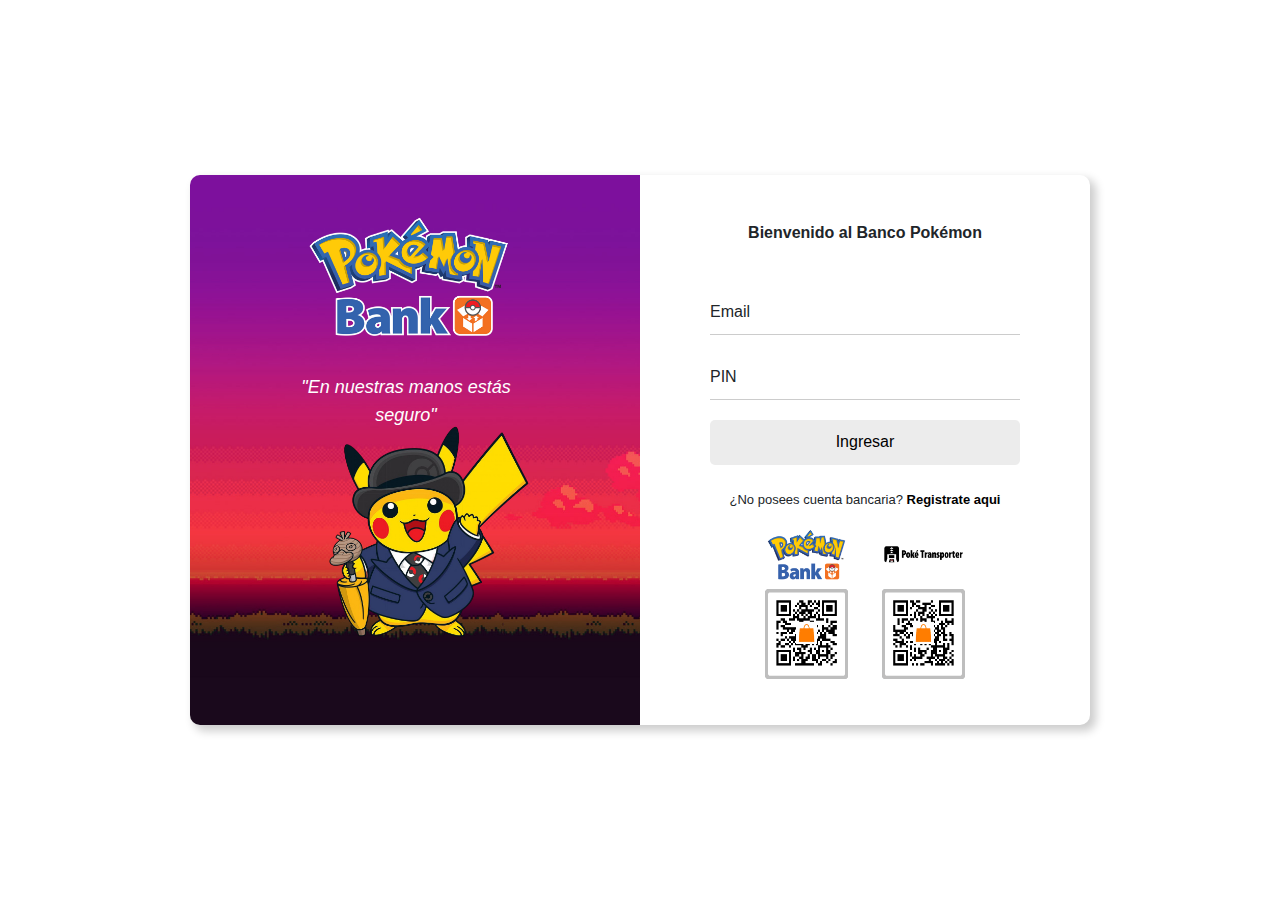
<file: Banco Pokemon login/index.html>
<!DOCTYPE html>
<html lang="en">
<head>
    <meta charset="UTF-8">
    <meta http-equiv="X-UA-Compatible" content="IE=edge">
    <meta name="viewport" content="width=device-width, initial-scale=1.0">
    <link rel="stylesheet" href="style.css">
    <link rel="stylesheet" href="https://cdn.jsdelivr.net/npm/bootstrap@5.2.3/dist/css/bootstrap.min.css">
    <title>Banco Pokémon</title>
    <link rel="shortcut icon" href="images/icon.ico" />
</head>
<body>
    <div class="wrapper">
        <div class="container main">
            <div class="row">
                <div class="col-md-6 side-image">
                    
                   
                <div class="text">
                        <p>"En nuestras manos estás</p>
                    </div>
                    <div class="text1">
                        <p>seguro"</p>
                    </div>
                </div>
                <div class="col-md-6 right">
                     <div class="input-box">
                        <header>Bienvenido al Banco Pokémon</header>
                        <div class="input-field">
                            <input type="text" class="input" id="email" required autocomplete="off">
                            <label for="email">Email</label>
                        </div>
                        <div class="input-field">
                            <input type="password" class="input" id="password" required maxlength="4">
                            <label for="password">PIN</label>
                            
                        </div>
                        <div class="input-field">
                            <input type="submit" class="submit" value="Ingresar">
                            
                            
                        </div>
                        <div class="signin">
                            <span>¿No posees cuenta bancaria? <a href="#">Registrate aqui</a></span>
                        
                       <img class="qr" src="images/codigos.png"/>
                        

                        </div>
                     </div>
                </div>
            </div>
        </div>
    </div>
</body>
</html>
</file>
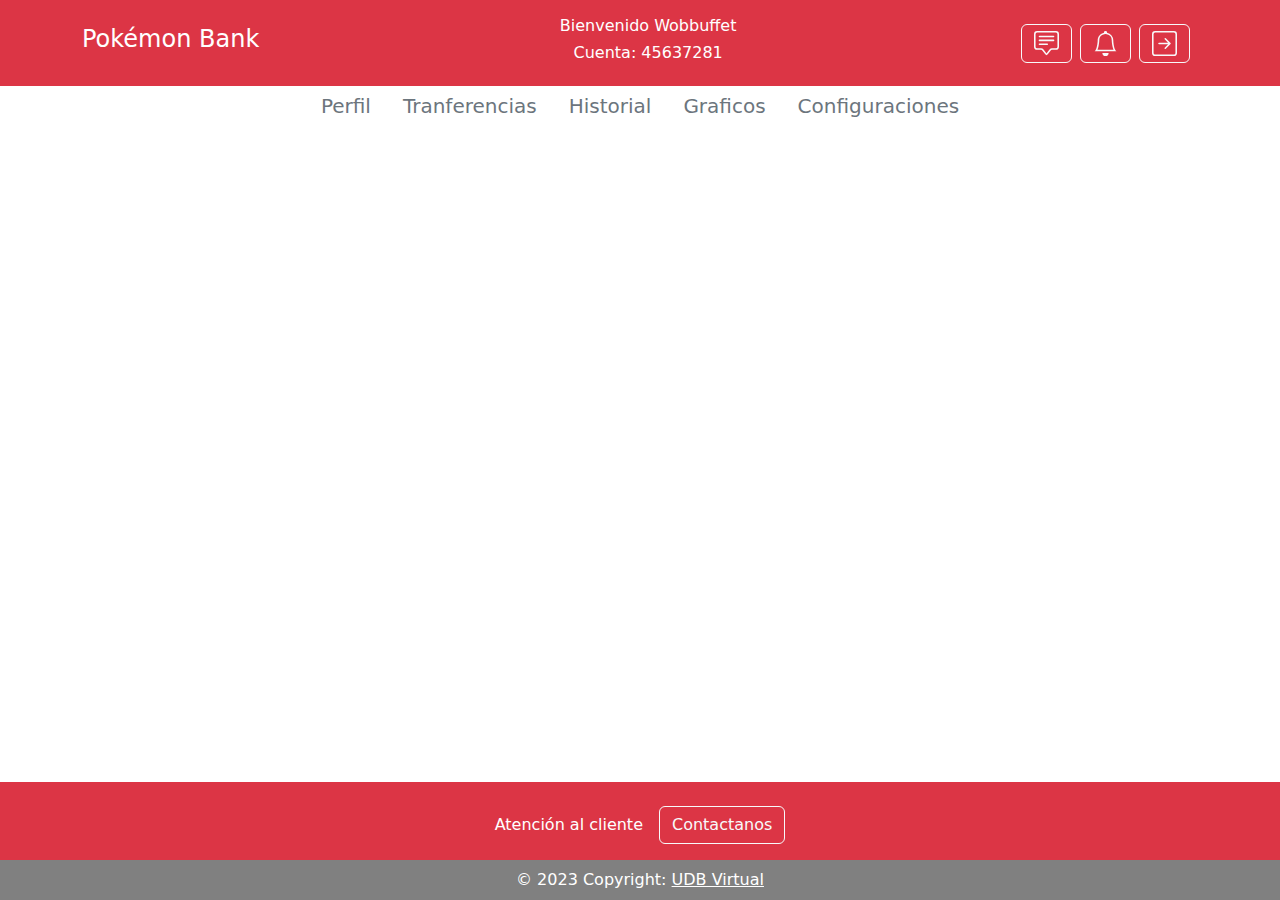
<file: Acciones.html>
<!DOCTYPE html>
<html lang="en">
<head>
    <meta charset="UTF-8">
    <meta http-equiv="X-UA-Compatible" content="IE=edge">
    <meta name="viewport" content="width=device-width, initial-scale=1.0">
    <link rel="stylesheet" href="css/bootstrap.min.css">
    <link rel="stylesheet" href="css/estilos.css">
    
    <title>Document</title>
</head>
<body>

    <nav class="navbar navbar-expand-sm bg-danger py-3">
        <div class="container">
            <a class="navbar-brand text-white" href="Acciones.html"><h4>Pokémon Bank</h4></a>
            <div class="cuenta container text-center">
                    <h6 class="text-white">Bienvenido Wobbuffet</h6>
                    <h6 class="text-white">Cuenta: 45637281</h6>
            </div>
            <button class="navbar-toggler" type="button" data-bs-toggle="collapse" data-bs-target="#navbarScroll" aria-controls="navbarScroll" aria-expanded="false" aria-label="Toggle navigation">
            <span class="navbar-toggler-icon"></span>
          </button>
          <div class="collapse navbar-collapse" id="navbarScroll">
            <ul class="navbar-nav me-auto my-2 my-lg-0 navbar-nav-scroll" style="--bs-scroll-height: 100px;"></ul>
                <button class="btn btn-outline-light me-2" type="submit" >
                    <div class="contenedor-icono">
                        <svg xmlns="http://www.w3.org/2000/svg" width="25" height="25" fill="currentColor" class="bi bi-chat-square-text" viewBox="0 0 16 16">
                            <path d="M14 1a1 1 0 0 1 1 1v8a1 1 0 0 1-1 1h-2.5a2 2 0 0 0-1.6.8L8 14.333 6.1 11.8a2 2 0 0 0-1.6-.8H2a1 1 0 0 1-1-1V2a1 1 0 0 1 1-1h12zM2 0a2 2 0 0 0-2 2v8a2 2 0 0 0 2 2h2.5a1 1 0 0 1 .8.4l1.9 2.533a1 1 0 0 0 1.6 0l1.9-2.533a1 1 0 0 1 .8-.4H14a2 2 0 0 0 2-2V2a2 2 0 0 0-2-2H2z"/>
                            <path d="M3 3.5a.5.5 0 0 1 .5-.5h9a.5.5 0 0 1 0 1h-9a.5.5 0 0 1-.5-.5zM3 6a.5.5 0 0 1 .5-.5h9a.5.5 0 0 1 0 1h-9A.5.5 0 0 1 3 6zm0 2.5a.5.5 0 0 1 .5-.5h5a.5.5 0 0 1 0 1h-5a.5.5 0 0 1-.5-.5z"/>
                        </svg>
                    </div>
                </button>
                <button class="btn btn-outline-light me-2" type="submit">
                    <div class="contenedor-icono">
                        <svg xmlns="http://www.w3.org/2000/svg" width="25" height="25" fill="currentColor" class="bi bi-bell" viewBox="0 0 16 16">
                            <path d="M8 16a2 2 0 0 0 2-2H6a2 2 0 0 0 2 2zM8 1.918l-.797.161A4.002 4.002 0 0 0 4 6c0 .628-.134 2.197-.459 3.742-.16.767-.376 1.566-.663 2.258h10.244c-.287-.692-.502-1.49-.663-2.258C12.134 8.197 12 6.628 12 6a4.002 4.002 0 0 0-3.203-3.92L8 1.917zM14.22 12c.223.447.481.801.78 1H1c.299-.199.557-.553.78-1C2.68 10.2 3 6.88 3 6c0-2.42 1.72-4.44 4.005-4.901a1 1 0 1 1 1.99 0A5.002 5.002 0 0 1 13 6c0 .88.32 4.2 1.22 6z"/>
                        </svg>
                    </div>
                </button>
                <button class="btn btn-outline-light me-2" type="submit">
                        <div class="contenedor-icono">
                            <svg xmlns="http://www.w3.org/2000/svg" width="25" height="25" fill="currentColor" class="bi bi-arrow-right-square" viewBox="0 0 16 16">
                                <path fill-rule="evenodd" d="M15 2a1 1 0 0 0-1-1H2a1 1 0 0 0-1 1v12a1 1 0 0 0 1 1h12a1 1 0 0 0 1-1V2zM0 2a2 2 0 0 1 2-2h12a2 2 0 0 1 2 2v12a2 2 0 0 1-2 2H2a2 2 0 0 1-2-2V2zm4.5 5.5a.5.5 0 0 0 0 1h5.793l-2.147 2.146a.5.5 0 0 0 .708.708l3-3a.5.5 0 0 0 0-.708l-3-3a.5.5 0 1 0-.708.708L10.293 7.5H4.5z"/>
                            </svg>
                        </div>
                </button>
          </div>
        </div>
      </nav>

      <ul class="nav justify-content-center">
        <li class="nav-item">
            <a class="nav-link" href="#"><h5 class="text-secondary">Perfil</h5></a>
        </li>
        <li class="nav-item">
            <a class="nav-link" href="Trasferencias.html"><h5 class="text-secondary">Tranferencias</h5></a>
        </li>
        <li class="nav-item">
            <a class="nav-link" href="Historial.html"><h5 class="text-secondary">Historial</h5></a>
        </li>
        <li class="nav-item">
            <a class="nav-link" href="Graficos.html"><h5 class="text-secondary">Graficos</h5></a>
        </li>
        <li class="nav-item">
            <a class="nav-link" href="#"><h5 class="text-secondary">Configuraciones</h5></a>
        </li>
      </ul>
  </body>
    <div class="footer">
        <footer class="text-center text-white" style="background-color: #DC3545">
            <div class="container p-4 pb-0">
            <section class="">
                <p class="d-flex justify-content-center align-items-center">
                <span class="me-3">Atención al cliente</span>
                <button type="button" class="btn btn-outline-light btn-rounded">Contactanos</button>
                </p>
            </section>
            </div>
            <div class="text-center p-2" style="background-color:gray">
            © 2023 Copyright:
            <a class="text-white" href="https://www.udbvirtual.edu.sv/">UDB Virtual</a>
            </div>
        </footer>
    </div>
    <script src="js/bootstrap.min.js" ></script>
    <script src="js/script.js"></script>
</body>
</html>
</file>
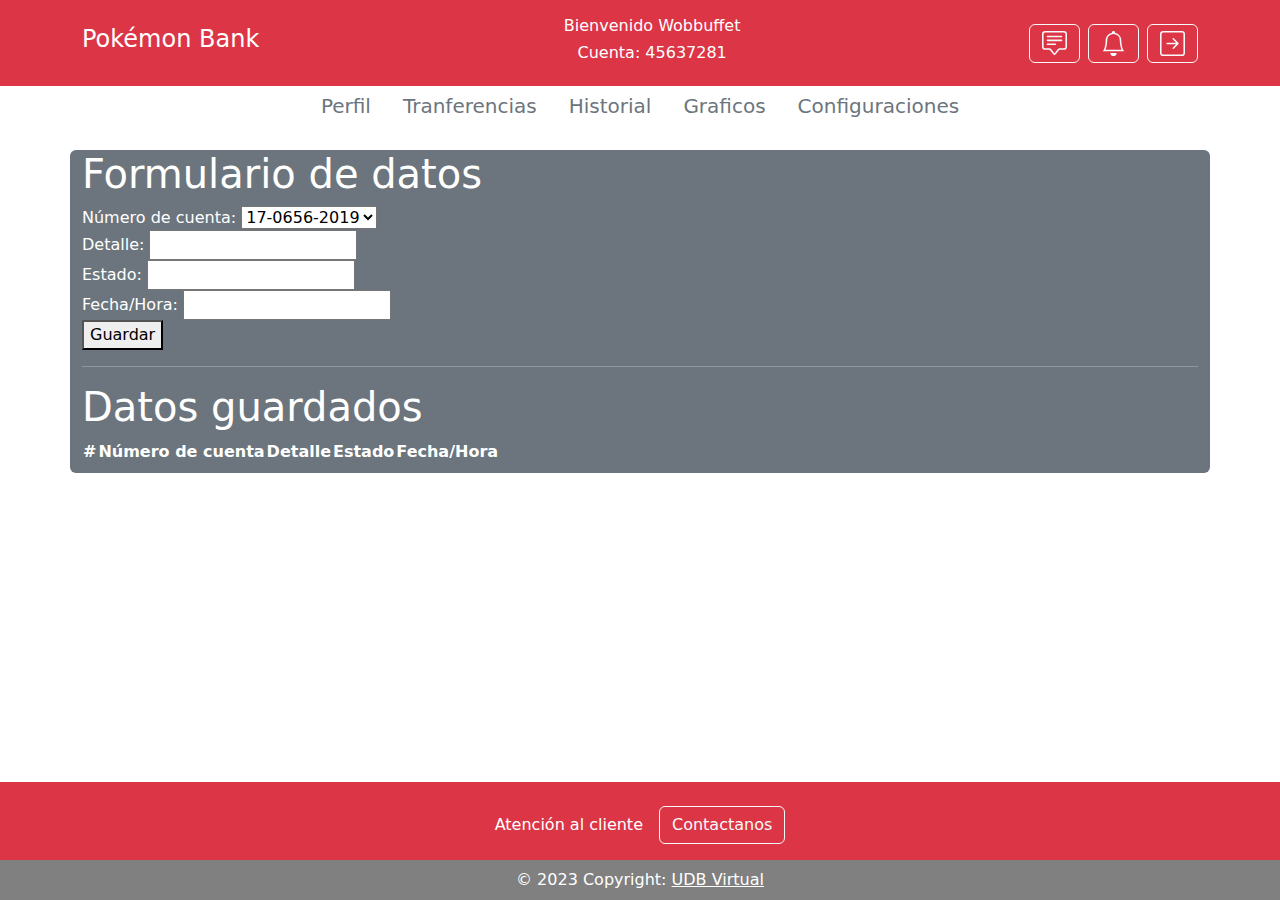
<file: deposito.html>
<!DOCTYPE html>
<html lang="en">

<head>
    <meta charset="UTF-8">
    <meta http-equiv="X-UA-Compatible" content="IE=edge">
    <meta name="viewport" content="width=device-width, initial-scale=1.0">
    <link rel="stylesheet" href="css/bootstrap.min.css">
    <link rel="stylesheet" href="css/estilos.css">
    <title>Document</title>
</head>

<body>

    <nav class="navbar navbar-expand-sm bg-danger py-3">
        <div class="container">
            <a class="navbar-brand text-white" href="Acciones.html">
                <h4>Pokémon Bank</h4>
            </a>
            <div class="cuenta container text-center">
                <h6 class="text-white">Bienvenido Wobbuffet</h6>
                <h6 class="text-white">Cuenta: 45637281</h6>
            </div>
            <button class="navbar-toggler" type="button" data-bs-toggle="collapse" data-bs-target="#navbarScroll"
                aria-controls="navbarScroll" aria-expanded="false" aria-label="Toggle navigation">
                <span class="navbar-toggler-icon"></span>
            </button>
            <div class="collapse navbar-collapse" id="navbarScroll">
                <ul class="navbar-nav me-auto my-2 my-lg-0 navbar-nav-scroll" style="--bs-scroll-height: 100px;"></ul>
                <button class="btn btn-outline-light me-2" type="submit">
                    <div class="contenedor-icono">
                        <svg xmlns="http://www.w3.org/2000/svg" width="25" height="25" fill="currentColor"
                            class="bi bi-chat-square-text" viewBox="0 0 16 16">
                            <path
                                d="M14 1a1 1 0 0 1 1 1v8a1 1 0 0 1-1 1h-2.5a2 2 0 0 0-1.6.8L8 14.333 6.1 11.8a2 2 0 0 0-1.6-.8H2a1 1 0 0 1-1-1V2a1 1 0 0 1 1-1h12zM2 0a2 2 0 0 0-2 2v8a2 2 0 0 0 2 2h2.5a1 1 0 0 1 .8.4l1.9 2.533a1 1 0 0 0 1.6 0l1.9-2.533a1 1 0 0 1 .8-.4H14a2 2 0 0 0 2-2V2a2 2 0 0 0-2-2H2z" />
                            <path
                                d="M3 3.5a.5.5 0 0 1 .5-.5h9a.5.5 0 0 1 0 1h-9a.5.5 0 0 1-.5-.5zM3 6a.5.5 0 0 1 .5-.5h9a.5.5 0 0 1 0 1h-9A.5.5 0 0 1 3 6zm0 2.5a.5.5 0 0 1 .5-.5h5a.5.5 0 0 1 0 1h-5a.5.5 0 0 1-.5-.5z" />
                        </svg>
                    </div>
                </button>
                <button class="btn btn-outline-light me-2" type="submit">
                    <div class="contenedor-icono">
                        <svg xmlns="http://www.w3.org/2000/svg" width="25" height="25" fill="currentColor"
                            class="bi bi-bell" viewBox="0 0 16 16">
                            <path
                                d="M8 16a2 2 0 0 0 2-2H6a2 2 0 0 0 2 2zM8 1.918l-.797.161A4.002 4.002 0 0 0 4 6c0 .628-.134 2.197-.459 3.742-.16.767-.376 1.566-.663 2.258h10.244c-.287-.692-.502-1.49-.663-2.258C12.134 8.197 12 6.628 12 6a4.002 4.002 0 0 0-3.203-3.92L8 1.917zM14.22 12c.223.447.481.801.78 1H1c.299-.199.557-.553.78-1C2.68 10.2 3 6.88 3 6c0-2.42 1.72-4.44 4.005-4.901a1 1 0 1 1 1.99 0A5.002 5.002 0 0 1 13 6c0 .88.32 4.2 1.22 6z" />
                        </svg>
                    </div>
                </button>
                <button class="btn btn-outline-light" type="submit">
                    <div class="contenedor-icono">
                        <svg xmlns="http://www.w3.org/2000/svg" width="25" height="25" fill="currentColor"
                            class="bi bi-arrow-right-square" viewBox="0 0 16 16">
                            <path fill-rule="evenodd"
                                d="M15 2a1 1 0 0 0-1-1H2a1 1 0 0 0-1 1v12a1 1 0 0 0 1 1h12a1 1 0 0 0 1-1V2zM0 2a2 2 0 0 1 2-2h12a2 2 0 0 1 2 2v12a2 2 0 0 1-2 2H2a2 2 0 0 1-2-2V2zm4.5 5.5a.5.5 0 0 0 0 1h5.793l-2.147 2.146a.5.5 0 0 0 .708.708l3-3a.5.5 0 0 0 0-.708l-3-3a.5.5 0 1 0-.708.708L10.293 7.5H4.5z" />
                        </svg>
                    </div>
                </button>
            </div>
        </div>
    </nav>

    <ul class="nav justify-content-center">
        <li class="nav-item">
            <a class="nav-link" href="#">
                <h5 class="text-secondary">Perfil</h5>
            </a>
        </li>
        <li class="nav-item">
            <a class="nav-link" href="Trasferencias.html">
                <h5 class="text-secondary">Tranferencias</h5>
            </a>
        </li>
        <li class="nav-item">
            <a class="nav-link" href="Historial.html">
                <h5 class="text-secondary">Historial</h5>
            </a>
        </li>
        <li class="nav-item">
            <a class="nav-link" href="Graficos.html">
                <h5 class="text-secondary">Graficos</h5>
            </a>
        </li>
        <li class="nav-item">
            <a class="nav-link" href="#">
                <h5 class="text-secondary">Configuraciones</h5>
            </a>
        </li>
    </ul>
    <div class="container my-3 text-bg-secondary text-white rounded pb-2">
        <h1>Formulario de datos</h1>
        <form>
            <label for="numero_cuenta">Número de cuenta:</label>
            <select name="" id="numero_cuenta" required>
                <option value="17-0656-2019">17-0656-2019</option>
            </select>
            <br>
            <label for="detalle">Detalle:</label>
            <input type="text" id="detalle" required><br>
            <label for="estado">Estado:</label>
            <input type="text" id="estado"><br>
            <label for="fecha_hora">Fecha/Hora:</label>
            <input type="text" id="fecha_hora"><br>
            <button type="button" onclick="guardarDatos()">Guardar</button>
        </form>
        <hr>
        <h1>Datos guardados</h1>
        <table id="tabla_datos">
            <thead>
                <tr>
                    <th>#</th>
                    <th>Número de cuenta</th>
                    <th>Detalle</th>
                    <th>Estado</th>
                    <th>Fecha/Hora</th>
                </tr>
            </thead>
            <tbody>
            </tbody>
        </table>
    </div>
</body>


<div class="footer">
    <footer class="text-center text-white" style="background-color: #DC3545">
        <div class="container p-4 pb-0">
            <section class="">
                <p class="d-flex justify-content-center align-items-center">
                    <span class="me-3">Atención al cliente</span>
                    <button type="button" class="btn btn-outline-light btn-rounded">Contactanos</button>
                </p>
            </section>
        </div>
        <div class="text-center p-2" style="background-color:gray">
            © 2023 Copyright:
            <a class="text-white" href="https://www.udbvirtual.edu.sv/">UDB Virtual</a>
        </div>
    </footer>
</div>


<script src="js/script.js"></script>
<script src="js/bootstrap.min.js"></script>

</body>

</html>
</file>
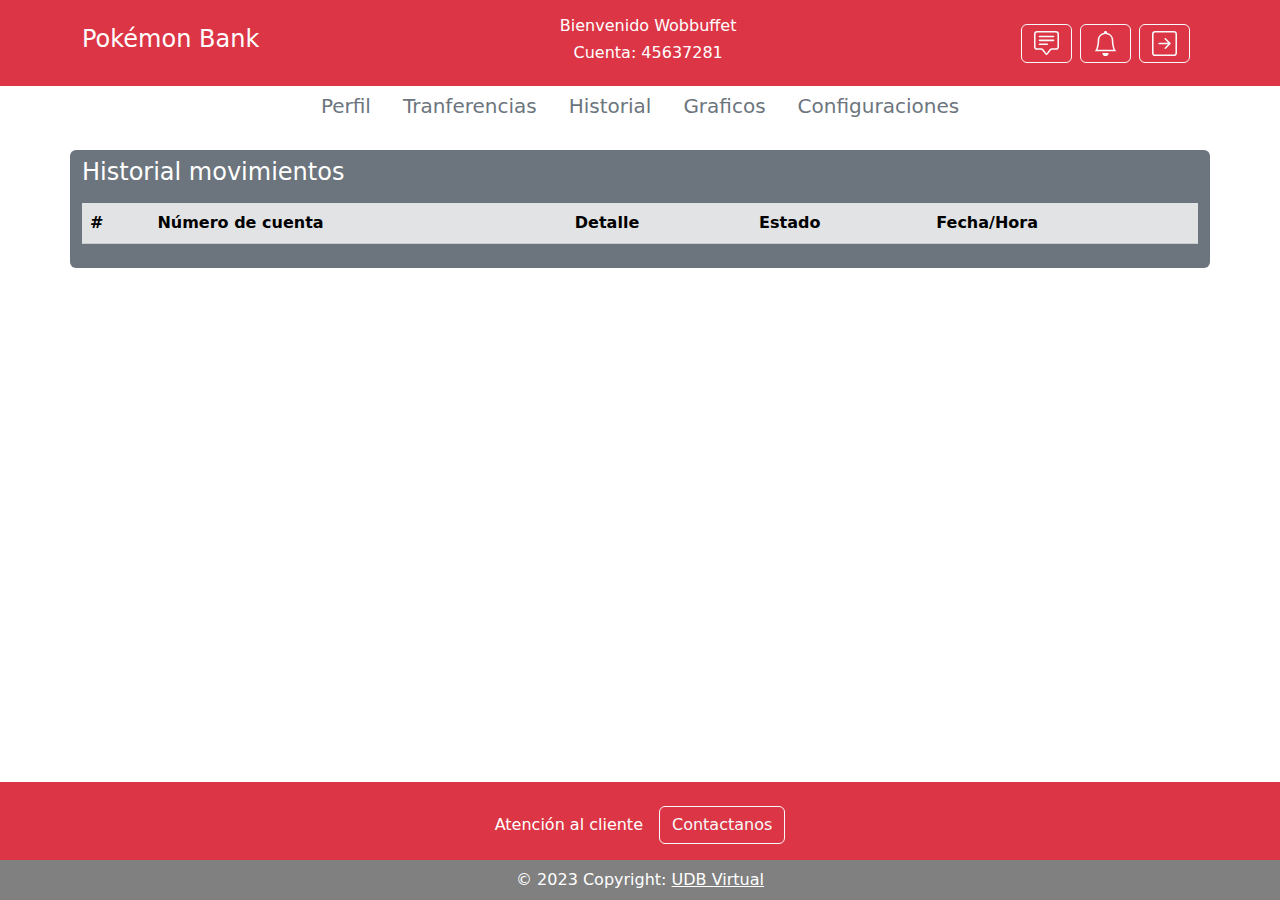
<file: Historial.html>
<!DOCTYPE html>
<html lang="en">
<head>
    <meta charset="UTF-8">
    <meta http-equiv="X-UA-Compatible" content="IE=edge">
    <meta name="viewport" content="width=device-width, initial-scale=1.0">
    <link rel="stylesheet" href="css/bootstrap.min.css">
    <link rel="stylesheet" href="css/estilos.css">
    <title>Document</title>
</head>
<body>

    <nav class="navbar navbar-expand-sm bg-danger py-3">
        <div class="container">
            <a class="navbar-brand text-white" href="Acciones.html"><h4>Pokémon Bank</h4></a>
            <div class="cuenta container text-center">
                    <h6 class="text-white">Bienvenido Wobbuffet</h6>
                    <h6 class="text-white">Cuenta: 45637281</h6>
            </div>
            <button class="navbar-toggler" type="button" data-bs-toggle="collapse" data-bs-target="#navbarScroll" aria-controls="navbarScroll" aria-expanded="false" aria-label="Toggle navigation">
            <span class="navbar-toggler-icon"></span>
          </button>
          <div class="collapse navbar-collapse" id="navbarScroll">
            <ul class="navbar-nav me-auto my-2 my-lg-0 navbar-nav-scroll" style="--bs-scroll-height: 100px;"></ul>
                <button class="btn btn-outline-light me-2" type="submit">
                    <div class="contenedor-icono">
                        <svg xmlns="http://www.w3.org/2000/svg" width="25" height="25" fill="currentColor" class="bi bi-chat-square-text" viewBox="0 0 16 16">
                            <path d="M14 1a1 1 0 0 1 1 1v8a1 1 0 0 1-1 1h-2.5a2 2 0 0 0-1.6.8L8 14.333 6.1 11.8a2 2 0 0 0-1.6-.8H2a1 1 0 0 1-1-1V2a1 1 0 0 1 1-1h12zM2 0a2 2 0 0 0-2 2v8a2 2 0 0 0 2 2h2.5a1 1 0 0 1 .8.4l1.9 2.533a1 1 0 0 0 1.6 0l1.9-2.533a1 1 0 0 1 .8-.4H14a2 2 0 0 0 2-2V2a2 2 0 0 0-2-2H2z"/>
                            <path d="M3 3.5a.5.5 0 0 1 .5-.5h9a.5.5 0 0 1 0 1h-9a.5.5 0 0 1-.5-.5zM3 6a.5.5 0 0 1 .5-.5h9a.5.5 0 0 1 0 1h-9A.5.5 0 0 1 3 6zm0 2.5a.5.5 0 0 1 .5-.5h5a.5.5 0 0 1 0 1h-5a.5.5 0 0 1-.5-.5z"/>
                        </svg>
                    </div>
                </button>
                <button class="btn btn-outline-light me-2" type="submit">
                    <div class="contenedor-icono">
                        <svg xmlns="http://www.w3.org/2000/svg" width="25" height="25" fill="currentColor" class="bi bi-bell" viewBox="0 0 16 16">
                            <path d="M8 16a2 2 0 0 0 2-2H6a2 2 0 0 0 2 2zM8 1.918l-.797.161A4.002 4.002 0 0 0 4 6c0 .628-.134 2.197-.459 3.742-.16.767-.376 1.566-.663 2.258h10.244c-.287-.692-.502-1.49-.663-2.258C12.134 8.197 12 6.628 12 6a4.002 4.002 0 0 0-3.203-3.92L8 1.917zM14.22 12c.223.447.481.801.78 1H1c.299-.199.557-.553.78-1C2.68 10.2 3 6.88 3 6c0-2.42 1.72-4.44 4.005-4.901a1 1 0 1 1 1.99 0A5.002 5.002 0 0 1 13 6c0 .88.32 4.2 1.22 6z"/>
                        </svg>
                    </div>
                </button>
                <button class="btn btn-outline-light me-2" type="submit">
                        <div class="contenedor-icono">
                            <svg xmlns="http://www.w3.org/2000/svg" width="25" height="25" fill="currentColor" class="bi bi-arrow-right-square" viewBox="0 0 16 16">
                                <path fill-rule="evenodd" d="M15 2a1 1 0 0 0-1-1H2a1 1 0 0 0-1 1v12a1 1 0 0 0 1 1h12a1 1 0 0 0 1-1V2zM0 2a2 2 0 0 1 2-2h12a2 2 0 0 1 2 2v12a2 2 0 0 1-2 2H2a2 2 0 0 1-2-2V2zm4.5 5.5a.5.5 0 0 0 0 1h5.793l-2.147 2.146a.5.5 0 0 0 .708.708l3-3a.5.5 0 0 0 0-.708l-3-3a.5.5 0 1 0-.708.708L10.293 7.5H4.5z"/>
                            </svg>
                        </div>
                </button>
          </div>
        </div>
      </nav>

      <ul class="nav justify-content-center">
        <li class="nav-item">
            <a class="nav-link" href="#"><h5 class="text-secondary">Perfil</h5></a>
        </li>
        <li class="nav-item">
            <a class="nav-link" href="Trasferencias.html"><h5 class="text-secondary">Tranferencias</h5></a>
        </li>
        <li class="nav-item">
            <a class="nav-link" href="Historial.html"><h5 class="text-secondary">Historial</h5></a>
        </li>
        <li class="nav-item">
            <a class="nav-link" href="Graficos.html"><h5 class="text-secondary">Graficos</h5></a>
        </li>
        <li class="nav-item">
            <a class="nav-link" href="#"><h5 class="text-secondary">Configuraciones</h5></a>
        </li>
      </ul>

      <div class="container my-3 text-bg-secondary text-white rounded pb-2">
        <h4 class="centrado pt-2 pb-2">Historial movimientos</h4>
        <table id="tabla_datos" class="table table-striped table-secondary">
            <thead>
                <tr>
                    <th>#</th>
                    <th>Número de cuenta</th>
                    <th>Detalle</th>
                    <th>Estado</th>
                    <th>Fecha/Hora</th>
                </tr>
            </thead>
            <tr>
                <td><h6>1</h6></td>
                <td><h6>45637281</h6></td>
                <td><h6>Pago de servicio</h6></td>
                <td><h6>Transacción Aprobada</h6></td>
                <td><h6>01/03/2023 10:30:30</h6></td>

            </tr>
            <tr>
                <td><h6>2</h6></td>
                <td><h6>45637281</h6></td>
                <td><h6>Transferencia a terceros</h6></td>
                <td><h6>Transacción Declinada</h6></td>
                <td><h6>05/02/2023 09:00:10</h6></td>

            </tr>                               
        </table>        
    </div>

  </body>
    <div class="footer">
        <footer class="text-center text-white" style="background-color: #DC3545">
            <div class="container p-4 pb-0">
            <section class="">
                <p class="d-flex justify-content-center align-items-center">
                <span class="me-3">Atención al cliente</span>
                <button type="button" class="btn btn-outline-light btn-rounded">Contactanos</button>
                </p>
            </section>
            </div>
            <div class="text-center p-2" style="background-color:gray">
            © 2023 Copyright:
            <a class="text-white" href="https://www.udbvirtual.edu.sv/">UDB Virtual</a>
            </div>
        </footer>
    </div>
    <script src="js/bootstrap.min.js" ></script>
    <script src="js/script.js"></script>
</body>
</html>
</file>
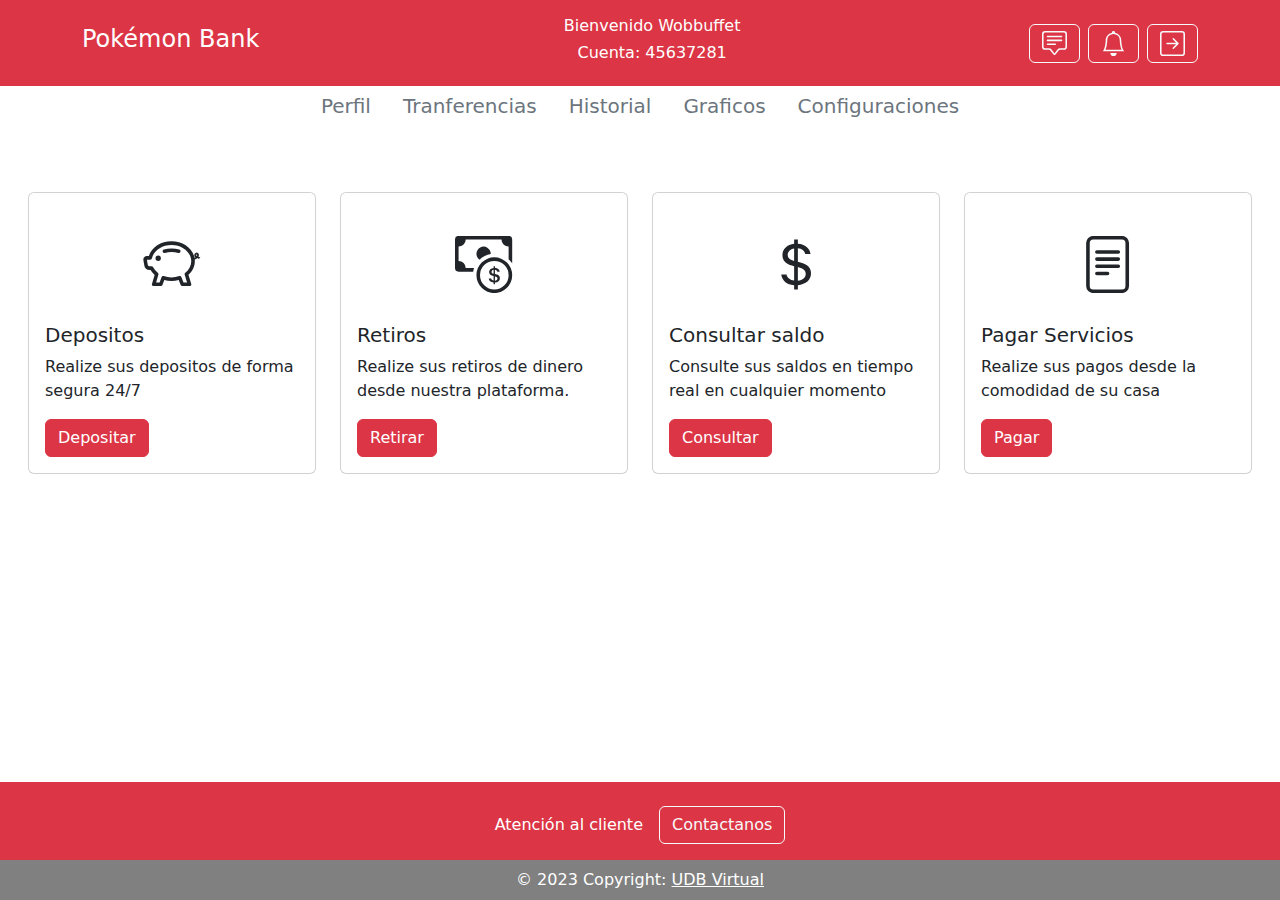
<file: Trasferencias.html>
<!DOCTYPE html>
<html lang="en">
<head>
    <meta charset="UTF-8">
    <meta http-equiv="X-UA-Compatible" content="IE=edge">
    <meta name="viewport" content="width=device-width, initial-scale=1.0">
    <link rel="stylesheet" href="css/bootstrap.min.css">
    <link rel="stylesheet" href="css/estilos.css">
    <title>Document</title>
</head>
<body>

    <nav class="navbar navbar-expand-sm bg-danger py-3">
        <div class="container">
            <a class="navbar-brand text-white" href="Acciones.html"><h4>Pokémon Bank</h4></a>
            <div class="cuenta container text-center">
                <h6 class="text-white">Bienvenido Wobbuffet</h6>
                <h6 class="text-white">Cuenta: 45637281</h6>
            </div>
            <button class="navbar-toggler" type="button" data-bs-toggle="collapse" data-bs-target="#navbarScroll" aria-controls="navbarScroll" aria-expanded="false" aria-label="Toggle navigation">
            <span class="navbar-toggler-icon"></span>
          </button>
          <div class="collapse navbar-collapse" id="navbarScroll">
            <ul class="navbar-nav me-auto my-2 my-lg-0 navbar-nav-scroll" style="--bs-scroll-height: 100px;"></ul>
                <button class="btn btn-outline-light me-2" type="submit">
                    <div class="contenedor-icono">
                        <svg xmlns="http://www.w3.org/2000/svg" width="25" height="25" fill="currentColor" class="bi bi-chat-square-text" viewBox="0 0 16 16">
                            <path d="M14 1a1 1 0 0 1 1 1v8a1 1 0 0 1-1 1h-2.5a2 2 0 0 0-1.6.8L8 14.333 6.1 11.8a2 2 0 0 0-1.6-.8H2a1 1 0 0 1-1-1V2a1 1 0 0 1 1-1h12zM2 0a2 2 0 0 0-2 2v8a2 2 0 0 0 2 2h2.5a1 1 0 0 1 .8.4l1.9 2.533a1 1 0 0 0 1.6 0l1.9-2.533a1 1 0 0 1 .8-.4H14a2 2 0 0 0 2-2V2a2 2 0 0 0-2-2H2z"/>
                            <path d="M3 3.5a.5.5 0 0 1 .5-.5h9a.5.5 0 0 1 0 1h-9a.5.5 0 0 1-.5-.5zM3 6a.5.5 0 0 1 .5-.5h9a.5.5 0 0 1 0 1h-9A.5.5 0 0 1 3 6zm0 2.5a.5.5 0 0 1 .5-.5h5a.5.5 0 0 1 0 1h-5a.5.5 0 0 1-.5-.5z"/>
                        </svg>
                    </div>
                </button>
                <button class="btn btn-outline-light me-2" type="submit">
                    <div class="contenedor-icono">
                        <svg xmlns="http://www.w3.org/2000/svg" width="25" height="25" fill="currentColor" class="bi bi-bell" viewBox="0 0 16 16">
                            <path d="M8 16a2 2 0 0 0 2-2H6a2 2 0 0 0 2 2zM8 1.918l-.797.161A4.002 4.002 0 0 0 4 6c0 .628-.134 2.197-.459 3.742-.16.767-.376 1.566-.663 2.258h10.244c-.287-.692-.502-1.49-.663-2.258C12.134 8.197 12 6.628 12 6a4.002 4.002 0 0 0-3.203-3.92L8 1.917zM14.22 12c.223.447.481.801.78 1H1c.299-.199.557-.553.78-1C2.68 10.2 3 6.88 3 6c0-2.42 1.72-4.44 4.005-4.901a1 1 0 1 1 1.99 0A5.002 5.002 0 0 1 13 6c0 .88.32 4.2 1.22 6z"/>
                        </svg>
                    </div>
                </button>
                <button class="btn btn-outline-light" type="submit">
                        <div class="contenedor-icono">
                            <svg xmlns="http://www.w3.org/2000/svg" width="25" height="25" fill="currentColor" class="bi bi-arrow-right-square" viewBox="0 0 16 16">
                                <path fill-rule="evenodd" d="M15 2a1 1 0 0 0-1-1H2a1 1 0 0 0-1 1v12a1 1 0 0 0 1 1h12a1 1 0 0 0 1-1V2zM0 2a2 2 0 0 1 2-2h12a2 2 0 0 1 2 2v12a2 2 0 0 1-2 2H2a2 2 0 0 1-2-2V2zm4.5 5.5a.5.5 0 0 0 0 1h5.793l-2.147 2.146a.5.5 0 0 0 .708.708l3-3a.5.5 0 0 0 0-.708l-3-3a.5.5 0 1 0-.708.708L10.293 7.5H4.5z"/>
                            </svg>
                        </div>
                </button>
          </div>
        </div>
      </nav>

      <ul class="nav justify-content-center">
        <li class="nav-item">
            <a class="nav-link" href="#"><h5 class="text-secondary">Perfil</h5></a>
        </li>
        <li class="nav-item">
            <a class="nav-link" href="Trasferencias.html"><h5 class="text-secondary">Tranferencias</h5></a>
        </li>
        <li class="nav-item">
            <a class="nav-link" href="Historial.html"><h5 class="text-secondary">Historial</h5></a>
        </li>
        <li class="nav-item">
            <a class="nav-link" href="Graficos.html"><h5 class="text-secondary">Graficos</h5></a>
        </li>
        <li class="nav-item">
            <a class="nav-link" href="#"><h5 class="text-secondary">Configuraciones</h5></a>
        </li>
      </ul>
      
      <div class="container-fluid" >
        <div class="row justify-content-center" >
          <div class="col-auto">
                <div class="card" id="menu" style="width: 18rem;">
                    <svg xmlns="http://www.w3.org/2000/svg" fill="currentColor" class="icono"  class="bi bi-piggy-bank" viewBox="0 0 16 16">
                        <path d="M5 6.25a.75.75 0 1 1-1.5 0 .75.75 0 0 1 1.5 0zm1.138-1.496A6.613 6.613 0 0 1 7.964 4.5c.666 0 1.303.097 1.893.273a.5.5 0 0 0 .286-.958A7.602 7.602 0 0 0 7.964 3.5c-.734 0-1.441.103-2.102.292a.5.5 0 1 0 .276.962z"/>
                        <path fill-rule="evenodd" d="M7.964 1.527c-2.977 0-5.571 1.704-6.32 4.125h-.55A1 1 0 0 0 .11 6.824l.254 1.46a1.5 1.5 0 0 0 1.478 1.243h.263c.3.513.688.978 1.145 1.382l-.729 2.477a.5.5 0 0 0 .48.641h2a.5.5 0 0 0 .471-.332l.482-1.351c.635.173 1.31.267 2.011.267.707 0 1.388-.095 2.028-.272l.543 1.372a.5.5 0 0 0 .465.316h2a.5.5 0 0 0 .478-.645l-.761-2.506C13.81 9.895 14.5 8.559 14.5 7.069c0-.145-.007-.29-.02-.431.261-.11.508-.266.705-.444.315.306.815.306.815-.417 0 .223-.5.223-.461-.026a.95.95 0 0 0 .09-.255.7.7 0 0 0-.202-.645.58.58 0 0 0-.707-.098.735.735 0 0 0-.375.562c-.024.243.082.48.32.654a2.112 2.112 0 0 1-.259.153c-.534-2.664-3.284-4.595-6.442-4.595zM2.516 6.26c.455-2.066 2.667-3.733 5.448-3.733 3.146 0 5.536 2.114 5.536 4.542 0 1.254-.624 2.41-1.67 3.248a.5.5 0 0 0-.165.535l.66 2.175h-.985l-.59-1.487a.5.5 0 0 0-.629-.288c-.661.23-1.39.359-2.157.359a6.558 6.558 0 0 1-2.157-.359.5.5 0 0 0-.635.304l-.525 1.471h-.979l.633-2.15a.5.5 0 0 0-.17-.534 4.649 4.649 0 0 1-1.284-1.541.5.5 0 0 0-.446-.275h-.56a.5.5 0 0 1-.492-.414l-.254-1.46h.933a.5.5 0 0 0 .488-.393zm12.621-.857a.565.565 0 0 1-.098.21.704.704 0 0 1-.044-.025c-.146-.09-.157-.175-.152-.223a.236.236 0 0 1 .117-.173c.049-.027.08-.021.113.012a.202.202 0 0 1 .064.199z"/>
                    </svg>
                    <div class="card-body">
                        <h5 class="card-title">Depositos</h5>
                        <p class="card-text">Realize sus depositos de forma segura 24/7</p>
                        <a href="deposito.html" class="btn btn-danger">Depositar</a>
                    </div>
                </div>
            </div>
          <div class="col-auto">
                <div class="card" id="menu" style="width: 18rem;">
                    <svg xmlns="http://www.w3.org/2000/svg" fill="currentColor" class="icono" class="bi bi-cash-coin" viewBox="0 0 16 16">
                        <path fill-rule="evenodd" d="M11 15a4 4 0 1 0 0-8 4 4 0 0 0 0 8zm5-4a5 5 0 1 1-10 0 5 5 0 0 1 10 0z"/>
                        <path d="M9.438 11.944c.047.596.518 1.06 1.363 1.116v.44h.375v-.443c.875-.061 1.386-.529 1.386-1.207 0-.618-.39-.936-1.09-1.1l-.296-.07v-1.2c.376.043.614.248.671.532h.658c-.047-.575-.54-1.024-1.329-1.073V8.5h-.375v.45c-.747.073-1.255.522-1.255 1.158 0 .562.378.92 1.007 1.066l.248.061v1.272c-.384-.058-.639-.27-.696-.563h-.668zm1.36-1.354c-.369-.085-.569-.26-.569-.522 0-.294.216-.514.572-.578v1.1h-.003zm.432.746c.449.104.655.272.655.569 0 .339-.257.571-.709.614v-1.195l.054.012z"/>
                        <path d="M1 0a1 1 0 0 0-1 1v8a1 1 0 0 0 1 1h4.083c.058-.344.145-.678.258-1H3a2 2 0 0 0-2-2V3a2 2 0 0 0 2-2h10a2 2 0 0 0 2 2v3.528c.38.34.717.728 1 1.154V1a1 1 0 0 0-1-1H1z"/>
                        <path d="M9.998 5.083 10 5a2 2 0 1 0-3.132 1.65 5.982 5.982 0 0 1 3.13-1.567z"/>
                    </svg>
                    <div class="card-body">
                        <h5 class="card-title">Retiros</h5>
                        <p class="card-text">Realize sus retiros de dinero desde nuestra plataforma.</p>
                        <a href="#" class="btn btn-danger">Retirar</a>
                    </div>
                </div>
            </div>
            <div class="col-auto">
                <div class="card" id="menu" style="width: 18rem;">
                    <svg xmlns="http://www.w3.org/2000/svg" fill="currentColor" class="icono" class="bi bi-currency-dollar" viewBox="0 0 16 16">
                        <path d="M4 10.781c.148 1.667 1.513 2.85 3.591 3.003V15h1.043v-1.216c2.27-.179 3.678-1.438 3.678-3.3 0-1.59-.947-2.51-2.956-3.028l-.722-.187V3.467c1.122.11 1.879.714 2.07 1.616h1.47c-.166-1.6-1.54-2.748-3.54-2.875V1H7.591v1.233c-1.939.23-3.27 1.472-3.27 3.156 0 1.454.966 2.483 2.661 2.917l.61.162v4.031c-1.149-.17-1.94-.8-2.131-1.718H4zm3.391-3.836c-1.043-.263-1.6-.825-1.6-1.616 0-.944.704-1.641 1.8-1.828v3.495l-.2-.05zm1.591 1.872c1.287.323 1.852.859 1.852 1.769 0 1.097-.826 1.828-2.2 1.939V8.73l.348.086z"/>
                      </svg>
                    <div class="card-body">
                        <h5 class="card-title justify-font">Consultar saldo</h5>
                        <p class="card-text">Consulte sus saldos en tiempo real en cualquier momento</p>
                        <a href="#" class="btn btn-danger">Consultar</a>
                    </div>
                </div>
            </div>
            <div class="col-auto">
                <div class="card" id="menu" style="width: 18rem;">
                    <svg xmlns="http://www.w3.org/2000/svg" fill="currentColor"  class="icono"  class="bi bi-file-text" viewBox="0 0 16 16">
                        <path d="M5 4a.5.5 0 0 0 0 1h6a.5.5 0 0 0 0-1H5zm-.5 2.5A.5.5 0 0 1 5 6h6a.5.5 0 0 1 0 1H5a.5.5 0 0 1-.5-.5zM5 8a.5.5 0 0 0 0 1h6a.5.5 0 0 0 0-1H5zm0 2a.5.5 0 0 0 0 1h3a.5.5 0 0 0 0-1H5z"/>
                        <path d="M2 2a2 2 0 0 1 2-2h8a2 2 0 0 1 2 2v12a2 2 0 0 1-2 2H4a2 2 0 0 1-2-2V2zm10-1H4a1 1 0 0 0-1 1v12a1 1 0 0 0 1 1h8a1 1 0 0 0 1-1V2a1 1 0 0 0-1-1z"/>
                      </svg>
                    <div class="card-body">
                        <h5 class="card-title">Pagar Servicios</h5>
                        <p class="card-text">Realize sus pagos desde la comodidad de su casa</p>
                        <a href="#" class="btn btn-danger">Pagar</a>
                    </div>
                </div>
            </div>
          
        </div>       
      </div>

  </body>

  
    <div class="footer">
        <footer class="text-center text-white" style="background-color: #DC3545">
            <div class="container p-4 pb-0">
            <section class="">
                <p class="d-flex justify-content-center align-items-center">
                <span class="me-3">Atención al cliente</span>
                <button type="button" class="btn btn-outline-light btn-rounded">Contactanos</button>
                </p>
            </section>
            </div>
            <div class="text-center p-2" style="background-color:gray">
            © 2023 Copyright:
            <a class="text-white" href="https://www.udbvirtual.edu.sv/">UDB Virtual</a>
            </div>
        </footer>
    </div>
    

    <script src="js/script.js"></script>
    <script src="js/bootstrap.min.js" ></script>

</body>
</html>
</file>
<file: Banco Pokemon login/style.css>
@import url('https://fonts.googleapis.com/css2?family=Nunito:wght@400;600;800&display=swap');

*{
    font-family: 'Poppins', sans-serif;
}
.wrapper{
    background-image: url(https://p4.wallpaperbetter.com/wallpaper/694/88/878/blur-4k-5k-backgrounds-wallpaper-preview.jpg);
    background-size: cover;
    background-position: center;
}
.main{
    display: flex;
    justify-content: center;
    align-items: center;
    min-height: 100vh;
}
.row{
    width: 900px;
    height: 550px;
    border-radius: 10px;
    background: #fff;
    box-shadow: 5px 5px 10px 1px rgba(0,0,0,0.2);
}
.side-image{
    background-image: url("images/2.jpg");
    background-position: center;
    background-size: cover;
    background-repeat: no-repeat;
    position: relative;
    border-radius: 10px 0 0 10px;
}

.text{
    position: absolute;
    top:40%;
    left: 48%;
    transform: translate(-50%, -50%);
    font-style: italic;
    
}
.text p{
    color: #fff;
    font-size: 18px;
    
}

.text1{
    position: absolute;
    top:45%;
    left: 48%;
    transform: translate(-50%, -50%);
    font-style: italic;
    
}
.text1 p{
    color: #fff;
    font-size: 18px;
    
}

i{
    font-weight: 400;
    font-size: 15px;
}
.right{
    display: flex;
    justify-content: center;
    align-items: center;
    position: relative;
}
.input-box{
    width: 330px;
    box-sizing: border-box;
}
.input-box header{
    font-weight: 700;
    text-align: center;
    margin-bottom: 45px;
}
.input-field{
    display: flex;
    flex-direction: column;
    position: relative;
    padding: 0 10px 0 10px;
}
.input{
    height: 45px;
    width: 100%;
    background: transparent;
    border: none;
    border-bottom: 1px solid rgba(0,0,0,0.2);
    outline: none;
    margin-bottom: 20px;
    color: #5f5050;
}
.input-box .input-field label{
    position: absolute;
    top: 10px;
    left: 10px;
    pointer-events: none;
    transition: .2s;
}
.input-field .input:focus ~ label{
    top: -10px;
    font-size: 13px;
}
.input-field .input:valid ~ label{
    top: -10px;
    font-size: 13px;
    color: #5d5076;
}
.input-field .input:focus, .input-field .input:valid{
    border-bottom: 1px solid #743ae1;
}
.submit{
    border: none;
    outline: none;
    height: 45px;
    background: #ececec;
    border-radius: 5px;
    transition: .4s;
}
.submit:hover{
    background: rgba(190, 7, 7, 0.9);
    color: #fff;
}
.signin{
    text-align: center;
    font-size: small;
    margin-top: 25px;
}
span a{
    text-decoration: none;
    font-weight: 700;
    color: #000;
    transition: .5s;
}
span a:hover{
    text-decoration: underline;
    color: #000;
}

.qr {
    height: 150px;
    width: 200px;
    margin-top: 20px;
}


@media only screen and (max-width: 768px){
    .side-image{
        border-radius: 10px 10px 0 0;
    }
    img{
        width: 35px;
        position: absolute;
        top: 20px;
        left: 47%;
    }
    .text{
        position: absolute;
        top: 70%;
        text-align: center;
    }
    .text p,i{
        font-size: 17px;
    }
    .row{
        max-width: 420px;
        width: 100%;
    }
}
</file>
<file: css/estilos.css>
html {
    height: 100%;
}

body {
    display: flex;
    flex-direction: column;
    min-height: 100%;
}

.footer {
    margin-top: auto;
}

.icono {
    align-self: center;
    width: 20%;
    height: 20%;
    padding-top: 15%;
    padding-bottom: 5%;
    
}
#menu{
    justify-content: center;
    margin-top: 20%;
    margin-bottom: 10%;
}
#grafica{
    align-items: center;
    height: 35%;
    width: 35%;
    margin-top: 2%;
    margin-bottom: 3%;
}
</file>
